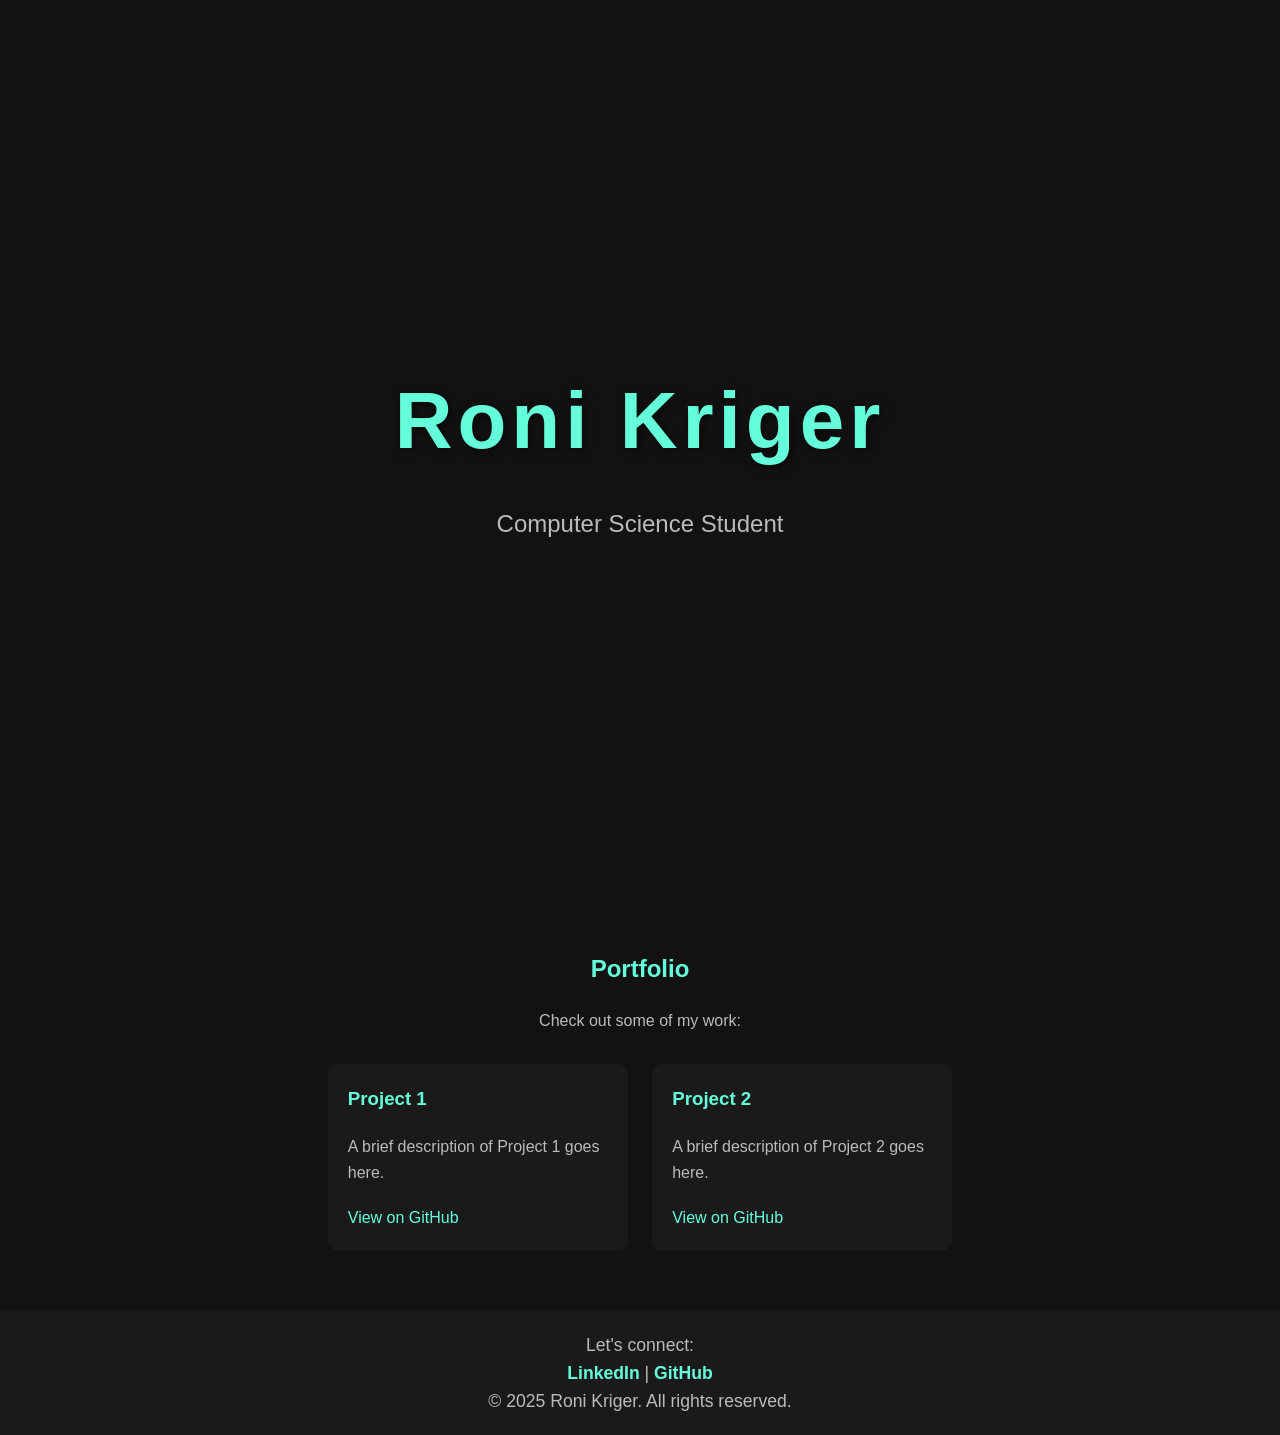
<file: index.html>
<!DOCTYPE html>
<html lang="en">
<head>
    <meta charset="UTF-8">
    <meta name="viewport" content="width=device-width, initial-scale=1.0">
    <meta name="description" content="Roni Kriger - Computer Science Student">
    <meta name="keywords" content="Roni Kriger, Computer Science Student, Portfolio, GitHub">
    <title>Roni Kriger</title>
    <style>
        /* Global Styles */
        * {
            margin: 0;
            padding: 0;
            box-sizing: border-box;
        }

        body {
            font-family: 'Segoe UI', Tahoma, Geneva, Verdana, sans-serif;
            background-color: #121212; /* Dark background color */
            color: #eee;
            line-height: 1.6;
            text-align: center;
            padding: 0;
            overflow-x: hidden; /* Prevent horizontal scrolling */
        }

        h1, h2 {
            font-weight: 600;
        }

        /* Navigation Bar */
        nav {
            position: absolute;
            top: 0;
            width: 100%;
            padding: 10px 0;
            background-color: rgba(0, 0, 0, 0.5);
        }

        nav ul {
            display: flex;
            justify-content: flex-end;
            gap: 20px;
            list-style: none;
            margin: 0 20px;
        }

        nav ul li a {
            color: #64ffda;
            text-decoration: none;
            font-weight: 600;
            transition: color 0.3s;
        }

        nav ul li a:hover {
            color: #fff;
        }

        /* Full-Screen Hero Section */
        header {
            height: 100vh;
            padding: 0;
            background-color: #121212; /* Dark background color */
            color: #fff;
            display: flex;
            justify-content: center;
            align-items: center;
            flex-direction: column;
            position: relative;
        }

        header h1 {
            font-size: 5em;
            color: #64ffda;
            letter-spacing: 5px;
            animation: fadeIn 1s ease-out;
            text-shadow: 2px 2px 10px rgba(0, 0, 0, 0.6);
            margin: 0;
        }

        header p {
            font-size: 1.5em;
            color: #bbb;
            margin-top: 20px;
        }

        /* Portfolio Section */
        #portfolio {
            padding: 50px 20px;
            text-align: center;
        }

        #portfolio h2 {
            color: #64ffda;
            margin-bottom: 20px;
        }

        #portfolio p {
            color: #bbb;
            margin: 20px 0;
        }

        .project-card {
            width: 300px;
            padding: 20px;
            background-color: #1a1a1a;
            border-radius: 10px;
            margin: 10px;
            display: inline-block;
            text-align: left;
        }

        .project-card h3 {
            color: #64ffda;
        }

        .project-card p {
            color: #bbb;
        }

        .project-card a {
            color: #64ffda;
            text-decoration: none;
        }

        /* Footer */
        footer {
            background-color: #1a1a1a;
            padding: 20px;
            position: relative;
            width: 100%;
            color: #bbb;
        }

        footer p {
            font-size: 1.1em;
            color: #bbb;
        }

        footer a {
            color: #64ffda;
            text-decoration: none;
            font-weight: 600;
            transition: color 0.3s;
        }

        footer a:hover {
            color: #fff;
        }

        /* Back-to-Top Button */
        #back-to-top {
            position: fixed;
            bottom: 20px;
            right: 20px;
            padding: 10px 15px;
            background-color: #64ffda;
            border: none;
            border-radius: 50%;
            color: #121212;
            cursor: pointer;
            font-size: 20px;
            display: none; /* Hidden by default */
        }

        #back-to-top:hover {
            background-color: #52d4b6;
        }

        /* Animations */
        @keyframes fadeIn {
            from {
                opacity: 0;
                transform: translateY(-30px);
            }
            to {
                opacity: 1;
                transform: translateY(0);
            }
        }

        /* Mobile Styling */
        @media (max-width: 768px) {
            header h1 {
                font-size: 3.5em;
            }

            header p {
                font-size: 1.2em;
            }

            footer p {
                font-size: 0.9em;
            }

            .project-card {
                width: 90%;
            }
        }
    </style>
    <script>
        // Show Back-to-Top Button
        window.onscroll = function () {
            const backToTop = document.getElementById("back-to-top");
            if (document.body.scrollTop > 300 || document.documentElement.scrollTop > 300) {
                backToTop.style.display = "block";
            } else {
                backToTop.style.display = "none";
            }
        };
    </script>
</head>
<body>

    <!-- Navigation Bar -->
    <nav>
        <ul>
            <li><a href="#portfolio">Portfolio</a></li>
            <li><a href="#footer">Contact</a></li>
        </ul>
    </nav>

    <!-- Header -->
    <header>
        <h1>Roni Kriger</h1>
        <p>Computer Science Student</p>
    </header>

    <!-- Portfolio Section -->
    <section id="portfolio">
        <h2>Portfolio</h2>
        <p>Check out some of my work:</p>
        <div class="project-card">
            <h3>Project 1</h3>
            <p>A brief description of Project 1 goes here.</p>
            <a href="#">View on GitHub</a>
        </div>
        <div class="project-card">
            <h3>Project 2</h3>
            <p>A brief description of Project 2 goes here.</p>
            <a href="#">View on GitHub</a>
        </div>
    </section>

    <!-- Footer -->
    <footer id="footer">
        <p>Let's connect:</p>
        <p>
            <a href="https://linkedin.com/in/ronikriger" target="_blank">LinkedIn</a> |
            <a href="https://github.com/ronikriger" target="_blank">GitHub</a>
        </p>
        <p>&copy; 2025 Roni Kriger. All rights reserved.</p>
    </footer>

    <!-- Back-to-Top Button -->
    <button id="back-to-top" onclick="window.scrollTo({ top: 0, behavior: 'smooth' });">↑</button>

</body>
</html>
</file>
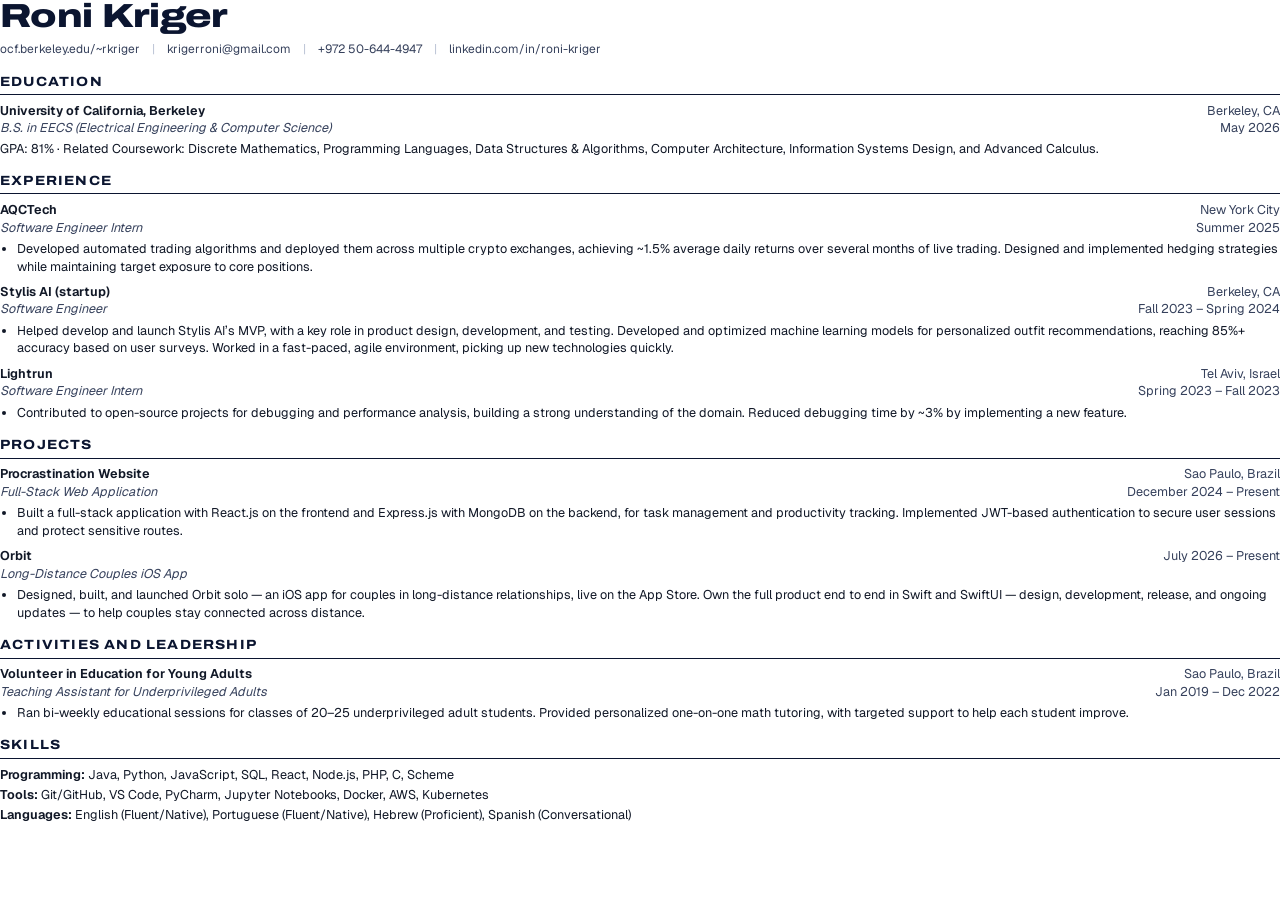
<file: tools/resume.html>
<!doctype html>
<html lang="en">
<head>
<meta charset="utf-8">
<title>Roni Kriger · Résumé</title>
<link rel="stylesheet" href="https://fonts.googleapis.com/css2?family=Archivo:wdth,wght@100..125,500..900&family=Geist:wght@400..700&display=swap">
<style>
  @page { size: Letter; margin: 0.45in 0.6in; }
  * { box-sizing: border-box; }
  body { margin: 0; font: 400 9.5pt/1.38 "Geist", Helvetica, Arial, sans-serif; color: #111827; }
  h1 { font-family: "Archivo", Helvetica, Arial, sans-serif; font-stretch: 125%; font-weight: 850; font-size: 25pt; letter-spacing: -.02em; margin: 0; color: #0B1530; line-height: 1; }
  .contact { margin-top: 6pt; font-size: 9pt; color: #36415C; display: flex; flex-wrap: wrap; gap: 0 9pt; }
  .contact a { color: inherit; text-decoration: none; }
  .contact span + span::before { content: "|"; margin-right: 9pt; color: #B9C2D4; }
  h2 { font-family: "Archivo", Helvetica, Arial, sans-serif; font-stretch: 112%; font-weight: 750; font-size: 10pt; letter-spacing: .09em; text-transform: uppercase; color: #0B1530; margin: 11pt 0 5pt; padding-bottom: 2.5pt; border-bottom: 1.2pt solid #0B1530; }
  .entry { margin-bottom: 6pt; break-inside: avoid; }
  .row { display: flex; justify-content: space-between; gap: 12pt; }
  .org { font-weight: 650; }
  .where, .when { color: #36415C; }
  .role { font-style: italic; color: #36415C; }
  ul { margin: 3pt 0 0; padding-left: 13pt; }
  li { margin: 1.5pt 0; }
  p { margin: 2pt 0 0; }
  .skills p { margin: 2pt 0; }
  b { font-weight: 650; }
</style>
</head>
<body>
  <h1>Roni Kriger</h1>
  <div class="contact">
    <span><a href="https://www.ocf.berkeley.edu/~rkriger/">ocf.berkeley.edu/~rkriger</a></span>
    <span><a href="mailto:krigerroni@gmail.com">krigerroni@gmail.com</a></span>
    <span>+972 50-644-4947</span>
    <span><a href="https://www.linkedin.com/in/roni-kriger/">linkedin.com/in/roni-kriger</a></span>
  </div>

  <h2>Education</h2>
  <div class="entry">
    <div class="row"><span class="org">University of California, Berkeley</span><span class="where">Berkeley, CA</span></div>
    <div class="row"><span class="role">B.S. in EECS (Electrical Engineering &amp; Computer Science)</span><span class="when">May 2026</span></div>
    <p>GPA: 81% · Related Coursework: Discrete Mathematics, Programming Languages, Data Structures &amp; Algorithms, Computer Architecture, Information Systems Design, and Advanced Calculus.</p>
  </div>

  <h2>Experience</h2>
  <div class="entry">
    <div class="row"><span class="org">AQCTech</span><span class="where">New York City</span></div>
    <div class="row"><span class="role">Software Engineer Intern</span><span class="when">Summer 2025</span></div>
    <ul><li>Developed automated trading algorithms and deployed them across multiple crypto exchanges, achieving ~1.5% average daily returns over several months of live trading. Designed and implemented hedging strategies while maintaining target exposure to core positions.</li></ul>
  </div>
  <div class="entry">
    <div class="row"><span class="org">Stylis AI (startup)</span><span class="where">Berkeley, CA</span></div>
    <div class="row"><span class="role">Software Engineer</span><span class="when">Fall 2023 – Spring 2024</span></div>
    <ul><li>Helped develop and launch Stylis AI’s MVP, with a key role in product design, development, and testing. Developed and optimized machine learning models for personalized outfit recommendations, reaching 85%+ accuracy based on user surveys. Worked in a fast-paced, agile environment, picking up new technologies quickly.</li></ul>
  </div>
  <div class="entry">
    <div class="row"><span class="org">Lightrun</span><span class="where">Tel Aviv, Israel</span></div>
    <div class="row"><span class="role">Software Engineer Intern</span><span class="when">Spring 2023 – Fall 2023</span></div>
    <ul><li>Contributed to open-source projects for debugging and performance analysis, building a strong understanding of the domain. Reduced debugging time by ~3% by implementing a new feature.</li></ul>
  </div>

  <h2>Projects</h2>
  <div class="entry">
    <div class="row"><span class="org">Procrastination Website</span><span class="where">Sao Paulo, Brazil</span></div>
    <div class="row"><span class="role">Full-Stack Web Application</span><span class="when">December 2024 – Present</span></div>
    <ul><li>Built a full-stack application with React.js on the frontend and Express.js with MongoDB on the backend, for task management and productivity tracking. Implemented JWT-based authentication to secure user sessions and protect sensitive routes.</li></ul>
  </div>
  <div class="entry">
    <div class="row"><span class="org">Orbit</span><span class="when">July 2026 – Present</span></div>
    <div class="row"><span class="role">Long-Distance Couples iOS App</span><span></span></div>
    <ul><li>Designed, built, and launched Orbit solo — an iOS app for couples in long-distance relationships, live on the App Store. Own the full product end to end in Swift and SwiftUI — design, development, release, and ongoing updates — to help couples stay connected across distance.</li></ul>
  </div>

  <h2>Activities and Leadership</h2>
  <div class="entry">
    <div class="row"><span class="org">Volunteer in Education for Young Adults</span><span class="where">Sao Paulo, Brazil</span></div>
    <div class="row"><span class="role">Teaching Assistant for Underprivileged Adults</span><span class="when">Jan 2019 – Dec 2022</span></div>
    <ul><li>Ran bi-weekly educational sessions for classes of 20–25 underprivileged adult students. Provided personalized one-on-one math tutoring, with targeted support to help each student improve.</li></ul>
  </div>

  <h2>Skills</h2>
  <div class="skills">
    <p><b>Programming:</b> Java, Python, JavaScript, SQL, React, Node.js, PHP, C, Scheme</p>
    <p><b>Tools:</b> Git/GitHub, VS Code, PyCharm, Jupyter Notebooks, Docker, AWS, Kubernetes</p>
    <p><b>Languages:</b> English (Fluent/Native), Portuguese (Fluent/Native), Hebrew (Proficient), Spanish (Conversational)</p>
  </div>
</body>
</html>
</file>
